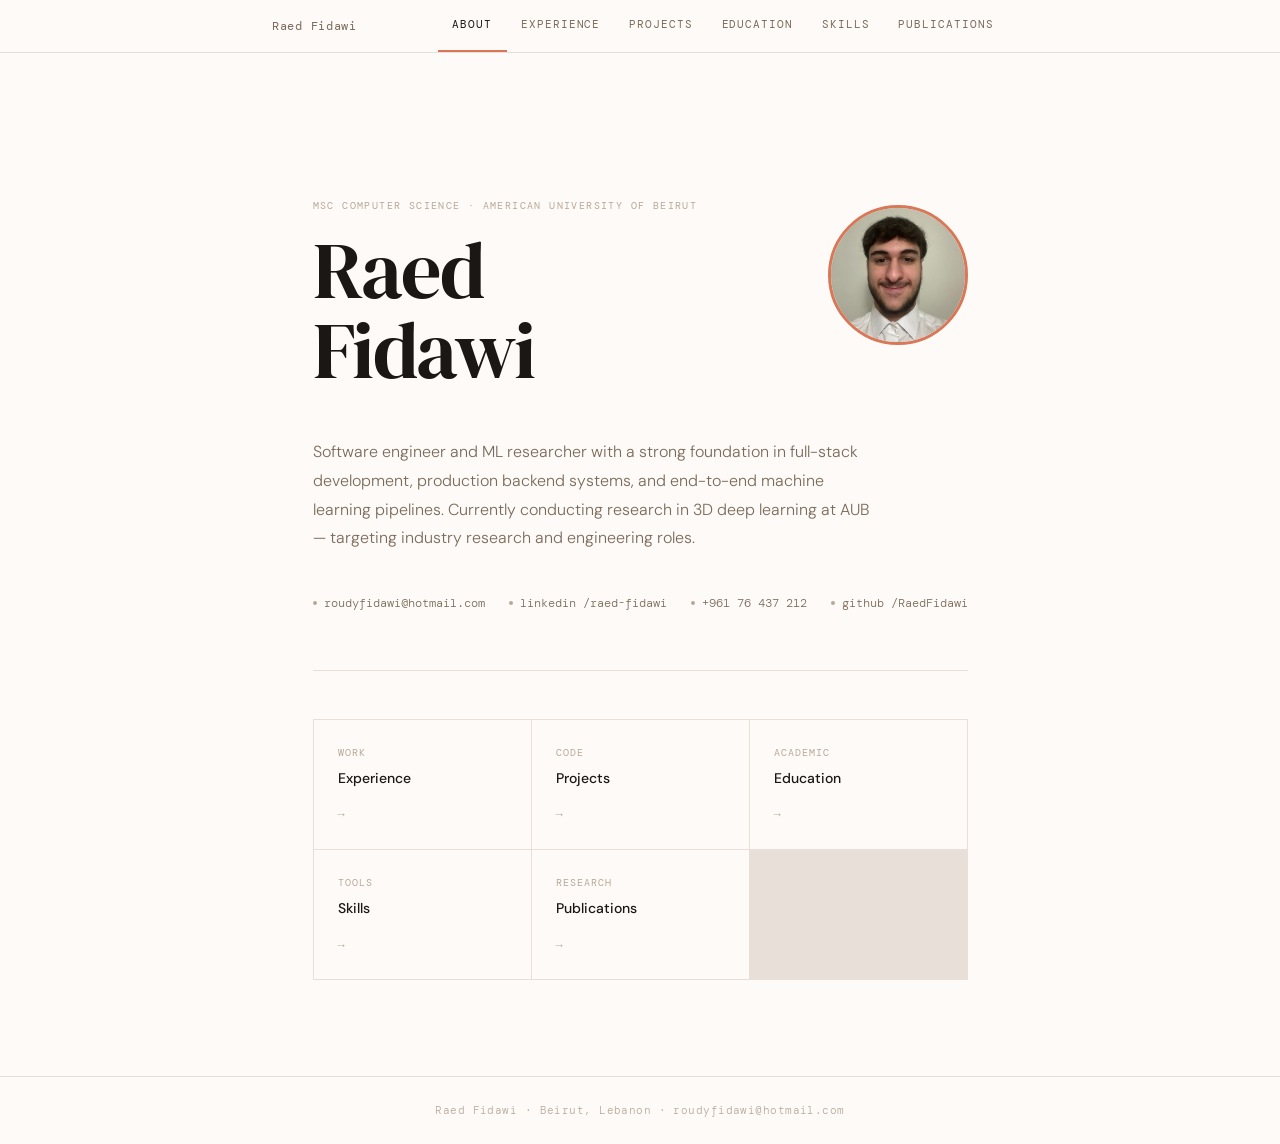
<file: index.html>
<!DOCTYPE html>
<html lang="en">
<head>
  <meta charset="UTF-8" />
  <meta name="viewport" content="width=device-width, initial-scale=1.0" />
  <title>Raed Fidawi</title>
  <link rel="stylesheet" href="style.css" />
  <style>
    .hero {
      padding: 5rem 0 3.5rem;
      border-bottom: 1px solid var(--border);
      margin-bottom: 3rem;
    }

    .hero-top {
      display: flex;
      align-items: flex-start;
      justify-content: space-between;
      gap: 2rem;
      margin-bottom: 1.5rem;
    }

    .hero-text { flex: 1; }

    .hero-photo {
      width: 140px;
      height: 140px;
      border-radius: 50%;
      object-fit: cover;
      object-position: center top;
      border: 3px solid var(--tan);
      flex-shrink: 0;
      margin-top: 0.5rem;
      background: var(--border);
      color: transparent;
      font-size: 0;
    }

    .hero-label {
      font-family: var(--mono);
      font-size: 10px;
      font-weight: 400;
      letter-spacing: 0.14em;
      text-transform: uppercase;
      color: var(--faint);
      margin-bottom: 1rem;
    }

    h1 {
      font-family: var(--serif);
      font-size: clamp(48px, 9vw, 80px);
      font-weight: 400;
      line-height: 1.0;
      letter-spacing: -1.5px;
      margin-bottom: 1.5rem;
    }

    .hero-summary {
      font-size: 16px;
      font-weight: 300;
      color: var(--muted);
      max-width: 560px;
      line-height: 1.8;
      margin-bottom: 2.5rem;
    }

    .contact-row {
      display: flex;
      flex-wrap: wrap;
      gap: 1.5rem;
    }

    .contact-row a {
      font-family: var(--mono);
      font-size: 12px;
      font-weight: 300;
      color: var(--muted);
      text-decoration: none;
      display: flex;
      align-items: center;
      gap: 7px;
      transition: color 0.15s;
    }
    .contact-row a:hover { color: var(--text); }
    .contact-row a::before {
      content: '';
      width: 4px;
      height: 4px;
      border-radius: 50%;
      background: var(--faint);
      flex-shrink: 0;
    }

    /* Quick nav cards */
    .quick-nav {
      display: grid;
      grid-template-columns: repeat(auto-fill, minmax(200px, 1fr));
      gap: 1px;
      background: var(--border);
      border: 1px solid var(--border);
    }

    .quick-card {
      background: var(--bg);
      padding: 1.5rem;
      text-decoration: none;
      display: flex;
      flex-direction: column;
      gap: 6px;
      transition: background 0.15s;
    }
    .quick-card:hover { background: var(--surface); }

    .quick-card-label {
      font-family: var(--mono);
      font-size: 10px;
      font-weight: 400;
      letter-spacing: 0.1em;
      text-transform: uppercase;
      color: var(--faint);
    }

    .quick-card-title {
      font-size: 14px;
      font-weight: 500;
      color: var(--text);
    }

    .quick-card-arrow {
      font-family: var(--mono);
      font-size: 12px;
      color: var(--faint);
      margin-top: auto;
      padding-top: 0.5rem;
    }
  </style>
</head>
<body>
  <nav>
    <div class="nav-inner">
      <a href="index.html" class="nav-logo">Raed Fidawi</a>
      <ul class="nav-links">
        <li><a href="index.html" class="active">About</a></li>
        <li><a href="pages/experience.html">Experience</a></li>
        <li><a href="pages/projects.html">Projects</a></li>
        <li><a href="pages/education.html">Education</a></li>
        <li><a href="pages/skills.html">Skills</a></li>
        <li><a href="pages/publications.html">Publications</a></li>
      </ul>
    </div>
  </nav>

  <main class="page">
    <div class="hero">
      <div class="hero-top fade-in">
        <div class="hero-text">
          <p class="hero-label">MSc Computer Science · American University of Beirut</p>
          <h1>Raed<br>Fidawi</h1>
        </div>
        <img src="images/photo.jpg" alt="" class="hero-photo" />
      </div>
      <p class="hero-summary fade-in">
        Software engineer and ML researcher with a strong foundation in full-stack development, production backend systems, and end-to-end machine learning pipelines. Currently conducting research in 3D deep learning at AUB — targeting industry research and engineering roles.
      </p>
      <div class="contact-row fade-in">
        <a href="mailto:roudyfidawi@hotmail.com">roudyfidawi@hotmail.com</a>
        <a href="https://linkedin.com/in/raed-fidawi-a16964274" target="_blank" rel="noopener">linkedin /raed-fidawi</a>
        <a href="tel:+96176437212">+961 76 437 212</a>
        <a href="https://github.com/RaedFidawi" target="_blank" rel="noopener">github /RaedFidawi</a>
      </div>
    </div>

    <div class="quick-nav fade-in">
      <a href="pages/experience.html" class="quick-card">
        <span class="quick-card-label">Work</span>
        <span class="quick-card-title">Experience</span>
        <span class="quick-card-arrow">→</span>
      </a>
      <a href="pages/projects.html" class="quick-card">
        <span class="quick-card-label">Code</span>
        <span class="quick-card-title">Projects</span>
        <span class="quick-card-arrow">→</span>
      </a>
      <a href="pages/education.html" class="quick-card">
        <span class="quick-card-label">Academic</span>
        <span class="quick-card-title">Education</span>
        <span class="quick-card-arrow">→</span>
      </a>
      <a href="pages/skills.html" class="quick-card">
        <span class="quick-card-label">Tools</span>
        <span class="quick-card-title">Skills</span>
        <span class="quick-card-arrow">→</span>
      </a>
      <a href="pages/publications.html" class="quick-card">
        <span class="quick-card-label">Research</span>
        <span class="quick-card-title">Publications</span>
        <span class="quick-card-arrow">→</span>
      </a>
    </div>
  </main>

  <footer>
    <p>Raed Fidawi · Beirut, Lebanon · roudyfidawi@hotmail.com</p>
  </footer>
</body>
</html>
</file>
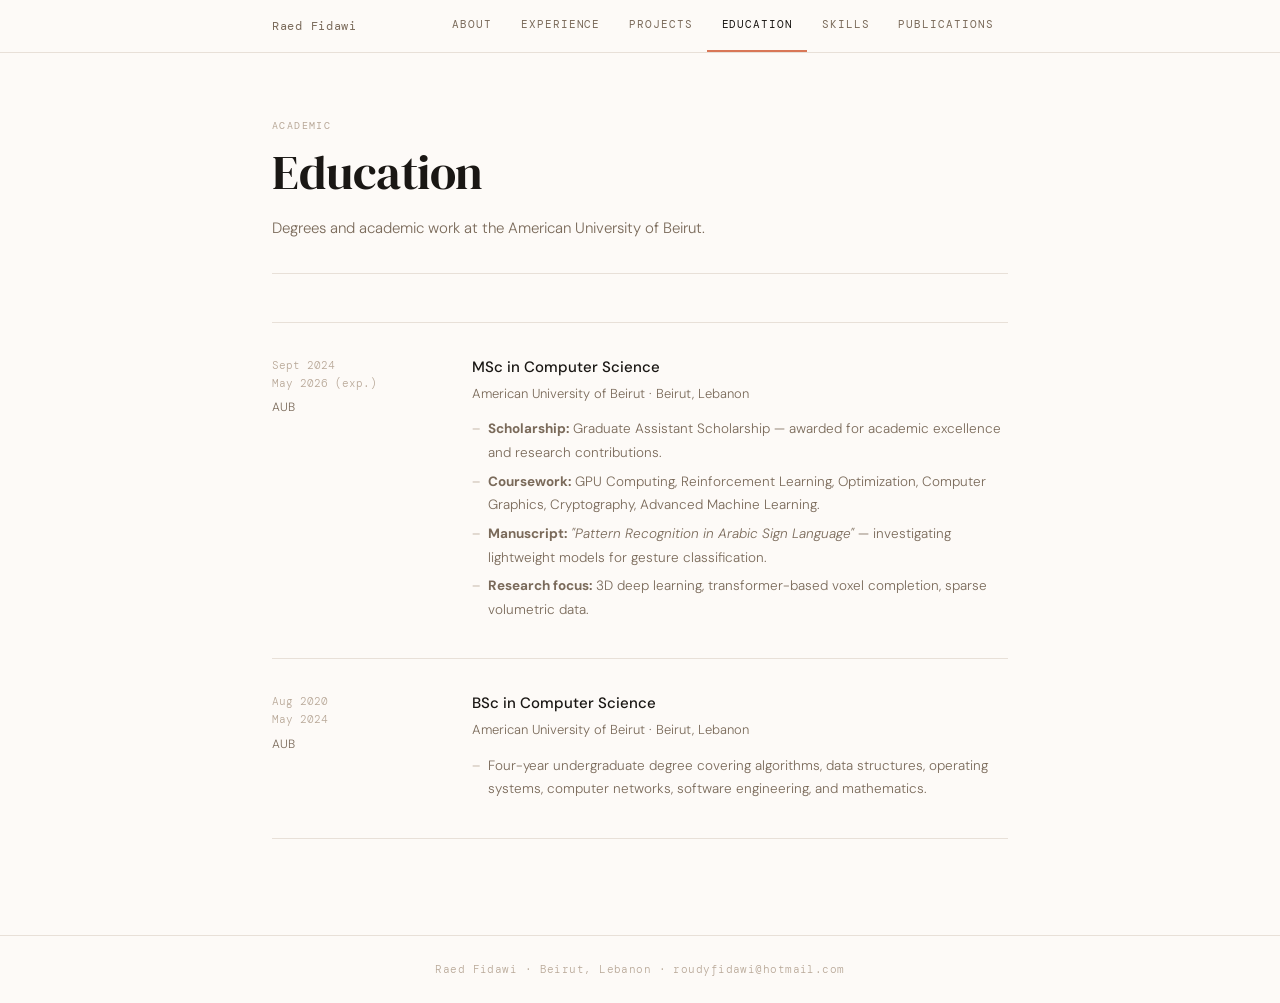
<file: pages/education.html>
<!DOCTYPE html>
<html lang="en">
<head>
  <meta charset="UTF-8" />
  <meta name="viewport" content="width=device-width, initial-scale=1.0" />
  <title>Education · Raed Fidawi</title>
  <link rel="stylesheet" href="../style.css" />
</head>
<body>
  <nav>
    <div class="nav-inner">
      <a href="../index.html" class="nav-logo">Raed Fidawi</a>
      <ul class="nav-links">
        <li><a href="../index.html">About</a></li>
        <li><a href="experience.html">Experience</a></li>
        <li><a href="projects.html">Projects</a></li>
        <li><a href="education.html" class="active">Education</a></li>
        <li><a href="skills.html">Skills</a></li>
        <li><a href="publications.html">Publications</a></li>
      </ul>
    </div>
  </nav>

  <main class="page">
    <div class="page-header fade-in">
      <p class="page-eyebrow">Academic</p>
      <h1 class="page-title">Education</h1>
      <p class="page-desc">Degrees and academic work at the American University of Beirut.</p>
    </div>

    <!-- MSc -->
    <div class="entry fade-in">
      <div class="entry-meta">
        <div class="entry-date">Sept 2024<br>May 2026 (exp.)</div>
        <div class="entry-org">AUB</div>
      </div>
      <div>
        <div class="entry-title">MSc in Computer Science</div>
        <div class="entry-subtitle">American University of Beirut · Beirut, Lebanon</div>
        <div class="entry-body">
          <ul>
            <li><strong>Scholarship:</strong> Graduate Assistant Scholarship — awarded for academic excellence and research contributions.</li>
            <li><strong>Coursework:</strong> GPU Computing, Reinforcement Learning, Optimization, Computer Graphics, Cryptography, Advanced Machine Learning.</li>
            <li><strong>Manuscript:</strong> <em>"Pattern Recognition in Arabic Sign Language"</em> — investigating lightweight models for gesture classification.</li>
            <li><strong>Research focus:</strong> 3D deep learning, transformer-based voxel completion, sparse volumetric data.</li>
          </ul>
        </div>
      </div>
    </div>

    <!-- BSc -->
    <div class="entry fade-in">
      <div class="entry-meta">
        <div class="entry-date">Aug 2020<br>May 2024</div>
        <div class="entry-org">AUB</div>
      </div>
      <div>
        <div class="entry-title">BSc in Computer Science</div>
        <div class="entry-subtitle">American University of Beirut · Beirut, Lebanon</div>
        <div class="entry-body">
          <ul>
            <li>Four-year undergraduate degree covering algorithms, data structures, operating systems, computer networks, software engineering, and mathematics.</li>
          </ul>
        </div>
      </div>
    </div>

  </main>

  <footer>
    <p>Raed Fidawi · Beirut, Lebanon · roudyfidawi@hotmail.com</p>
  </footer>
</body>
</html>
</file>
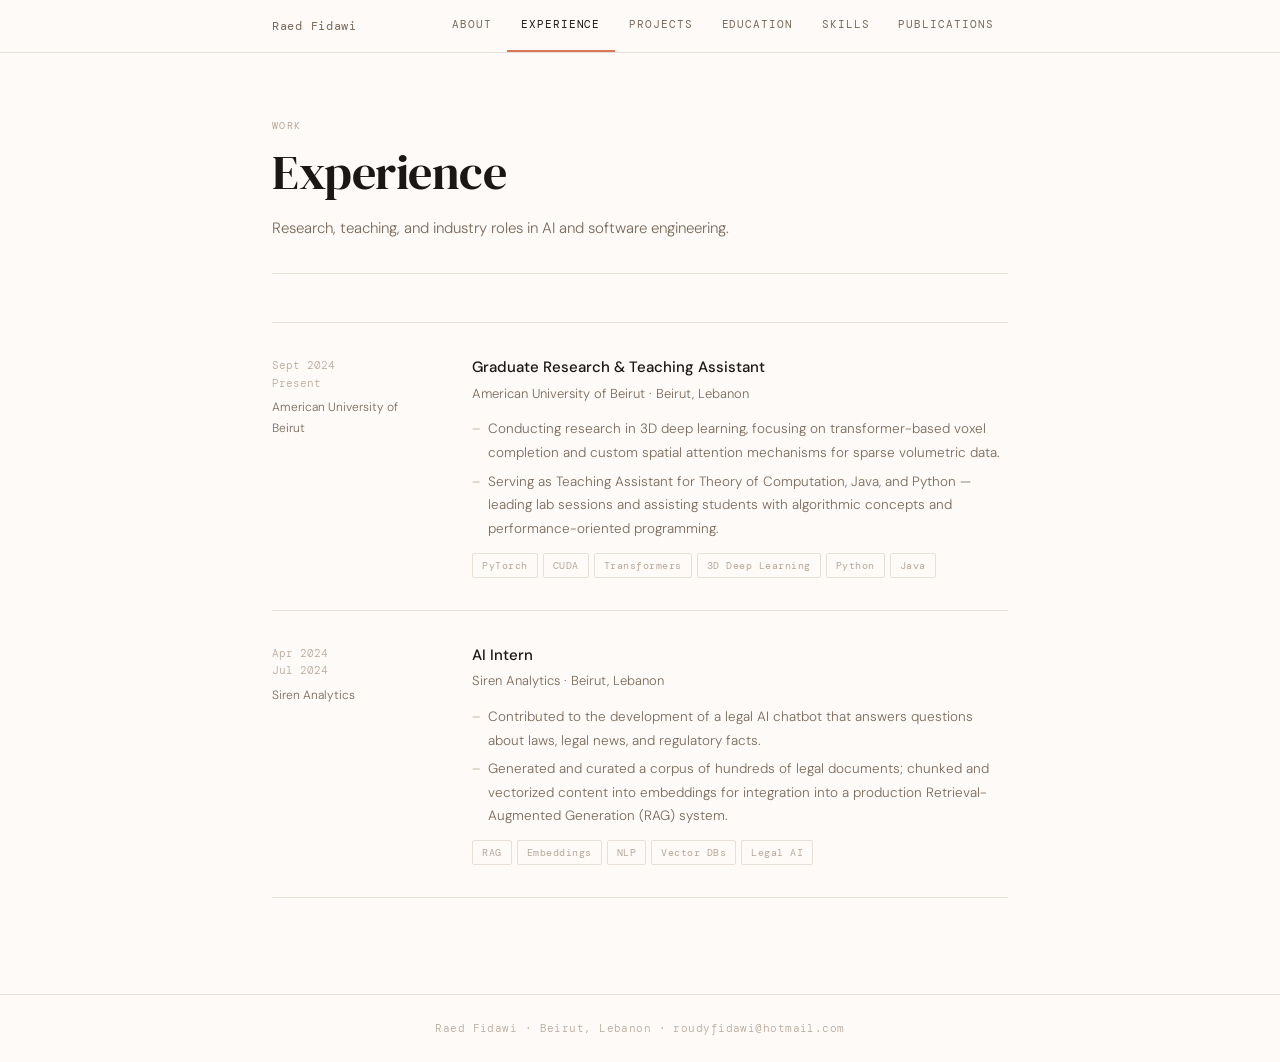
<file: pages/experience.html>
<!DOCTYPE html>
<html lang="en">
<head>
  <meta charset="UTF-8" />
  <meta name="viewport" content="width=device-width, initial-scale=1.0" />
  <title>Experience · Raed Fidawi</title>
  <link rel="stylesheet" href="../style.css" />
</head>
<body>
  <nav>
    <div class="nav-inner">
      <a href="../index.html" class="nav-logo">Raed Fidawi</a>
      <ul class="nav-links">
        <li><a href="../index.html">About</a></li>
        <li><a href="experience.html" class="active">Experience</a></li>
        <li><a href="projects.html">Projects</a></li>
        <li><a href="education.html">Education</a></li>
        <li><a href="skills.html">Skills</a></li>
        <li><a href="publications.html">Publications</a></li>
      </ul>
    </div>
  </nav>

  <main class="page">
    <div class="page-header fade-in">
      <p class="page-eyebrow">Work</p>
      <h1 class="page-title">Experience</h1>
      <p class="page-desc">Research, teaching, and industry roles in AI and software engineering.</p>
    </div>

    <!-- Entry 1 -->
    <div class="entry fade-in">
      <div class="entry-meta">
        <div class="entry-date">Sept 2024<br>Present</div>
        <div class="entry-org">American University of Beirut</div>
      </div>
      <div>
        <div class="entry-title">Graduate Research & Teaching Assistant</div>
        <div class="entry-subtitle">American University of Beirut · Beirut, Lebanon</div>
        <div class="entry-body">
          <ul>
            <li>Conducting research in 3D deep learning, focusing on transformer-based voxel completion and custom spatial attention mechanisms for sparse volumetric data.</li>
            <li>Serving as Teaching Assistant for Theory of Computation, Java, and Python — leading lab sessions and assisting students with algorithmic concepts and performance-oriented programming.</li>
          </ul>
        </div>
        <div class="tags">
          <span class="tag">PyTorch</span>
          <span class="tag">CUDA</span>
          <span class="tag">Transformers</span>
          <span class="tag">3D Deep Learning</span>
          <span class="tag">Python</span>
          <span class="tag">Java</span>
        </div>
      </div>
    </div>

    <!-- Entry 2 -->
    <div class="entry fade-in">
      <div class="entry-meta">
        <div class="entry-date">Apr 2024<br>Jul 2024</div>
        <div class="entry-org">Siren Analytics</div>
      </div>
      <div>
        <div class="entry-title">AI Intern</div>
        <div class="entry-subtitle">Siren Analytics · Beirut, Lebanon</div>
        <div class="entry-body">
          <ul>
            <li>Contributed to the development of a legal AI chatbot that answers questions about laws, legal news, and regulatory facts.</li>
            <li>Generated and curated a corpus of hundreds of legal documents; chunked and vectorized content into embeddings for integration into a production Retrieval-Augmented Generation (RAG) system.</li>
          </ul>
        </div>
        <div class="tags">
          <span class="tag">RAG</span>
          <span class="tag">Embeddings</span>
          <span class="tag">NLP</span>
          <span class="tag">Vector DBs</span>
          <span class="tag">Legal AI</span>
        </div>
      </div>
    </div>

  </main>

  <footer>
    <p>Raed Fidawi · Beirut, Lebanon · roudyfidawi@hotmail.com</p>
  </footer>
</body>
</html>
</file>
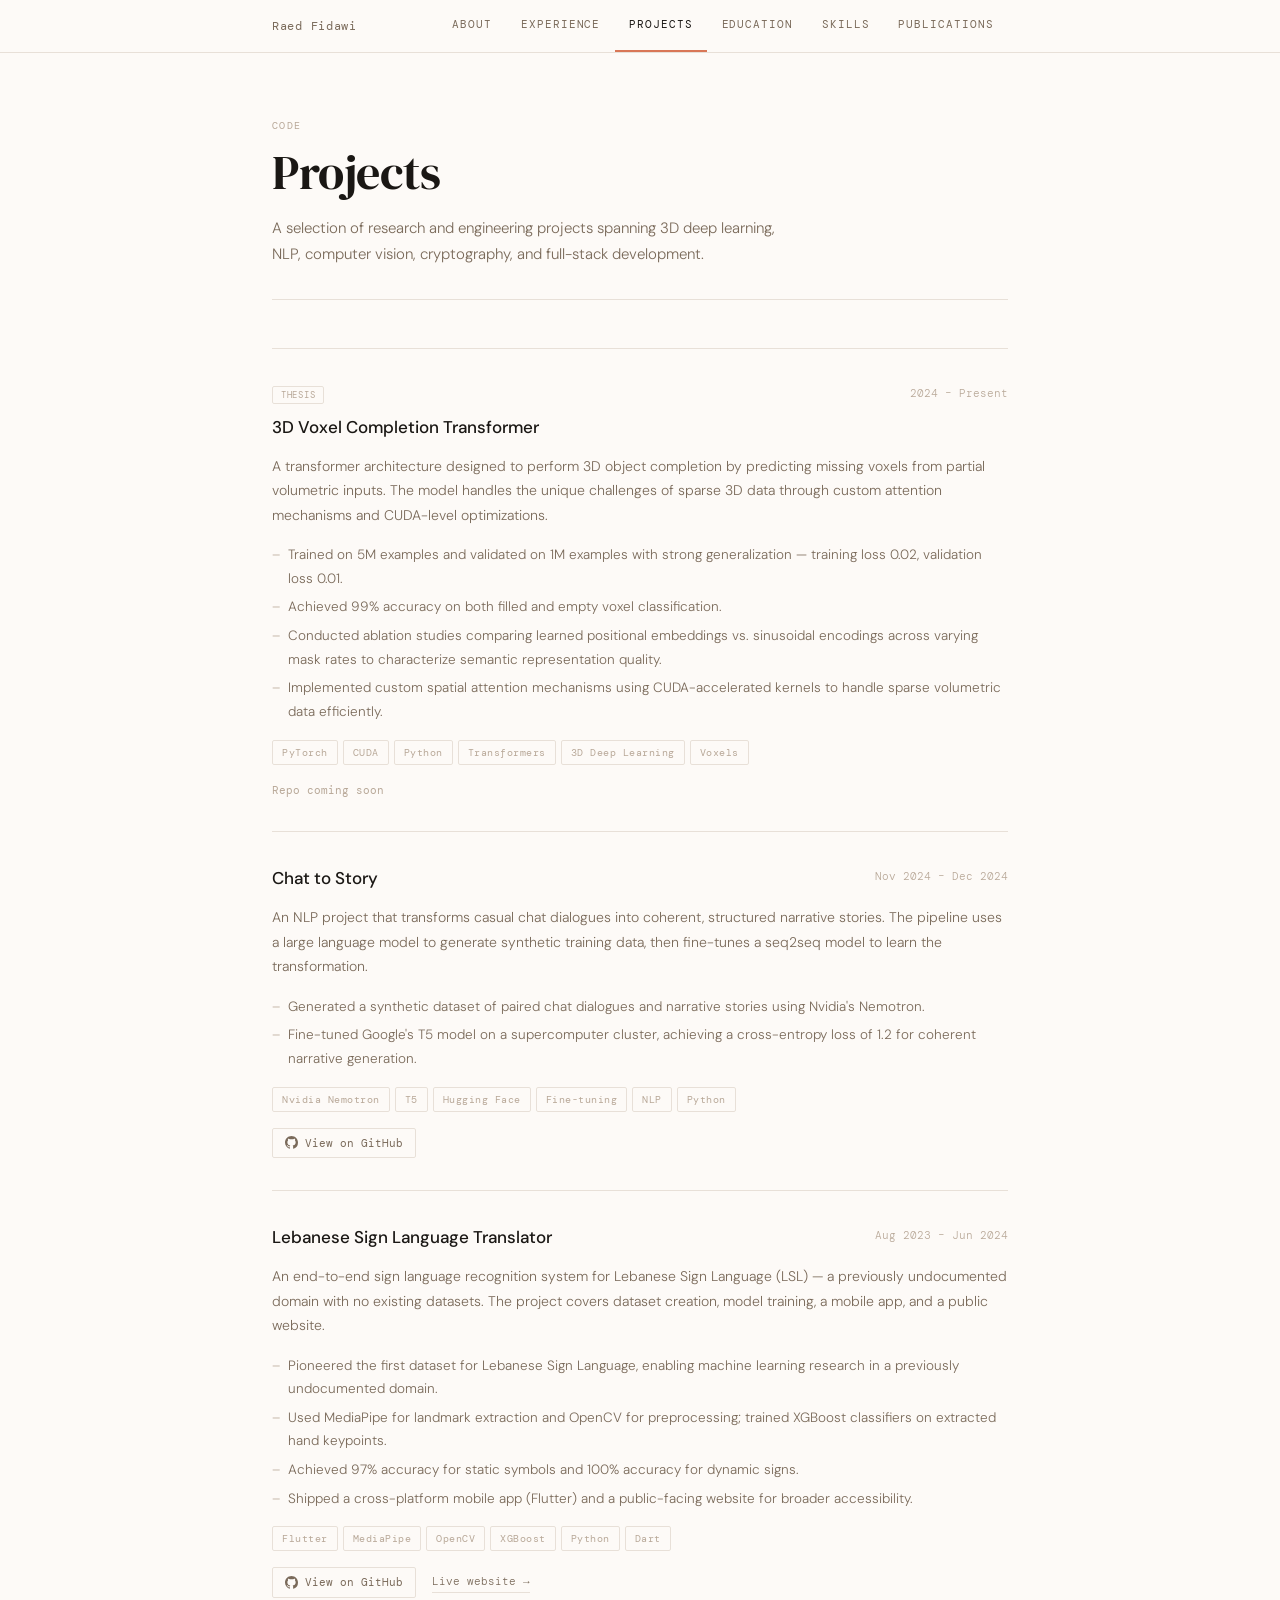
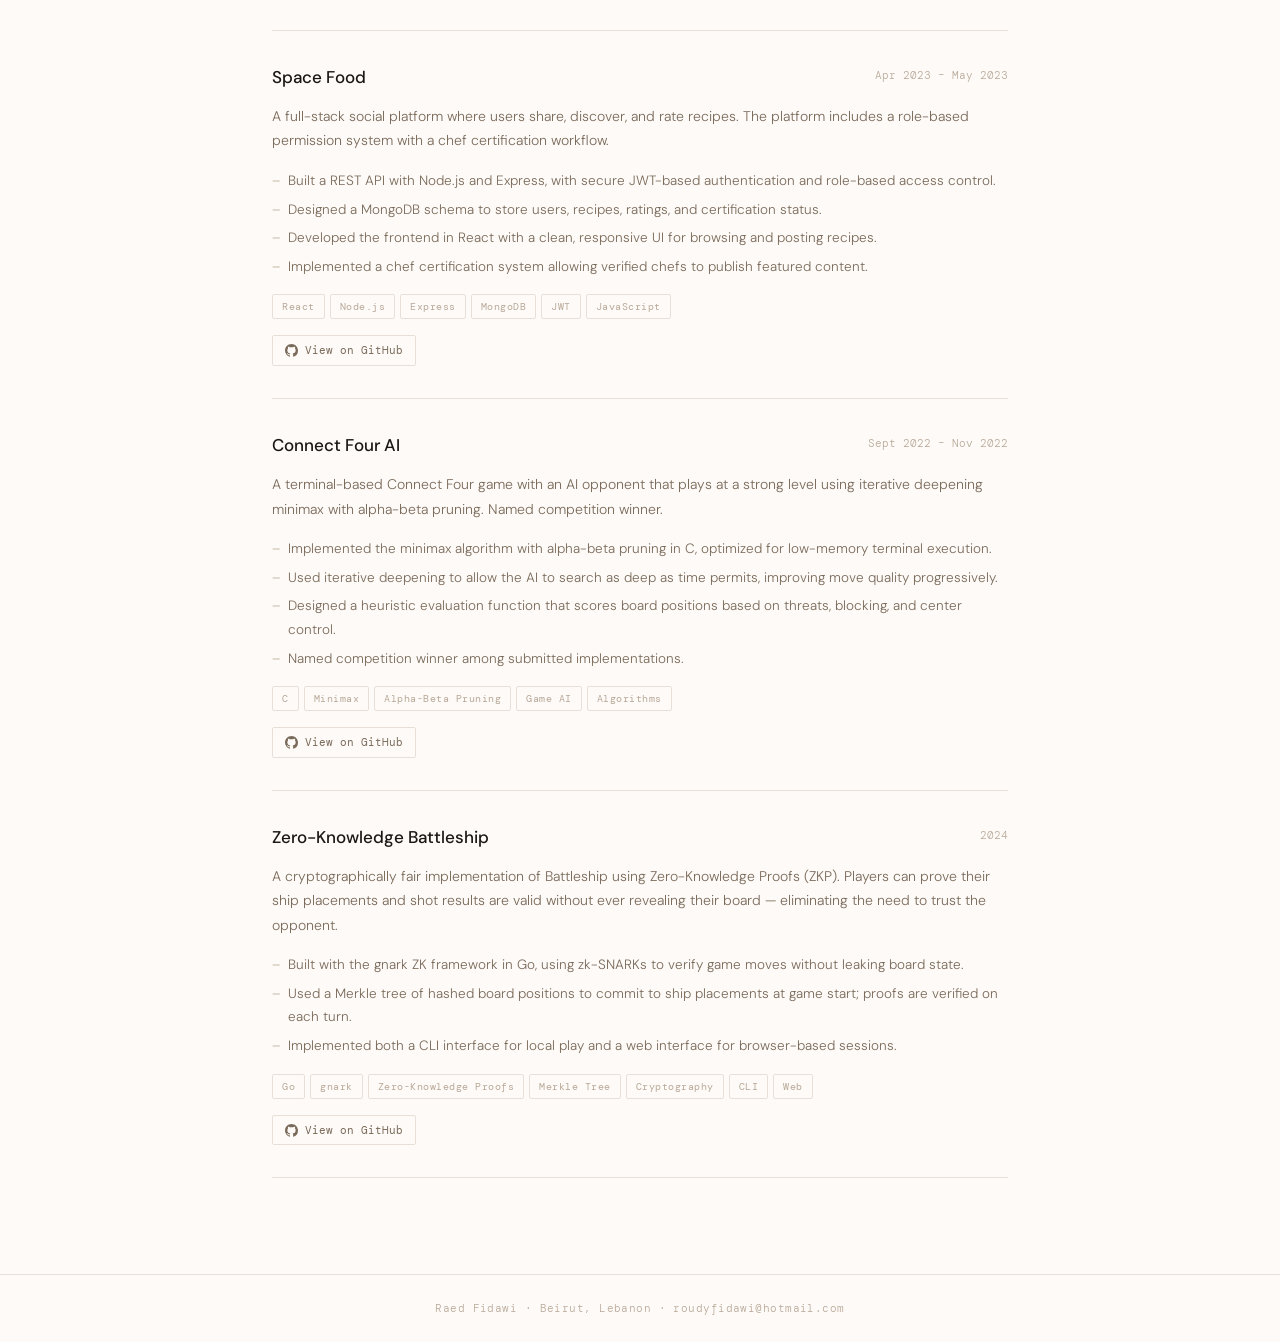
<file: pages/projects.html>
<!DOCTYPE html>
<html lang="en">
<head>
  <meta charset="UTF-8" />
  <meta name="viewport" content="width=device-width, initial-scale=1.0" />
  <title>Projects · Raed Fidawi</title>
  <link rel="stylesheet" href="../style.css" />
  <style>
    .project-card {
      padding: 2rem 0;
      border-top: 1px solid var(--border);
    }
    .project-card:last-child { border-bottom: 1px solid var(--border); }

    .project-header {
      display: flex;
      justify-content: space-between;
      align-items: flex-start;
      gap: 1rem;
      flex-wrap: wrap;
      margin-bottom: 0.75rem;
    }

    .project-title {
      font-size: 17px;
      font-weight: 500;
      color: var(--text);
    }

    .project-period {
      font-family: var(--mono);
      font-size: 11px;
      font-weight: 300;
      color: var(--faint);
      white-space: nowrap;
      padding-top: 3px;
    }

    .project-desc {
      font-size: 14px;
      font-weight: 300;
      color: var(--muted);
      line-height: 1.75;
      margin-bottom: 1rem;
    }

    .project-bullets {
      list-style: none;
      padding: 0;
      margin-bottom: 1rem;
    }

    .project-bullets li {
      font-size: 13.5px;
      font-weight: 300;
      color: var(--muted);
      line-height: 1.75;
      padding-left: 1.2em;
      position: relative;
      margin-bottom: 5px;
    }

    .project-bullets li::before {
      content: '–';
      position: absolute;
      left: 0;
      color: var(--faint);
    }

    .project-footer {
      display: flex;
      align-items: center;
      flex-wrap: wrap;
      gap: 1rem;
      margin-top: 1rem;
    }

    .gh-link {
      display: inline-flex;
      align-items: center;
      gap: 7px;
      font-family: var(--mono);
      font-size: 11px;
      font-weight: 400;
      color: var(--muted);
      text-decoration: none;
      border: 1px solid var(--border);
      padding: 5px 12px;
      border-radius: 2px;
      transition: color 0.15s, border-color 0.15s, background 0.15s;
    }
    .gh-link:hover {
      color: var(--text);
      border-color: var(--text);
      background: var(--surface);
    }

    .gh-link svg {
      width: 13px;
      height: 13px;
      fill: currentColor;
      flex-shrink: 0;
    }

    .site-link {
      font-family: var(--mono);
      font-size: 11px;
      font-weight: 300;
      color: var(--muted);
      text-decoration: none;
      border-bottom: 1px solid var(--border);
      padding-bottom: 1px;
      transition: color 0.15s, border-color 0.15s;
    }
    .site-link:hover { color: var(--text); border-color: var(--text); }

    .badge-thesis {
      font-family: var(--mono);
      font-size: 9px;
      font-weight: 400;
      letter-spacing: 0.08em;
      text-transform: uppercase;
      padding: 2px 8px;
      border-radius: 2px;
      border: 1px solid var(--border);
      color: var(--faint);
    }
  </style>
</head>
<body>
  <nav>
    <div class="nav-inner">
      <a href="../index.html" class="nav-logo">Raed Fidawi</a>
      <ul class="nav-links">
        <li><a href="../index.html">About</a></li>
        <li><a href="experience.html">Experience</a></li>
        <li><a href="projects.html" class="active">Projects</a></li>
        <li><a href="education.html">Education</a></li>
        <li><a href="skills.html">Skills</a></li>
        <li><a href="publications.html">Publications</a></li>
      </ul>
    </div>
  </nav>

  <main class="page">
    <div class="page-header fade-in">
      <p class="page-eyebrow">Code</p>
      <h1 class="page-title">Projects</h1>
      <p class="page-desc">A selection of research and engineering projects spanning 3D deep learning, NLP, computer vision, cryptography, and full-stack development.</p>
    </div>

    <!-- Project 1 -->
    <div class="project-card fade-in">
      <div class="project-header">
        <div>
          <span class="badge-thesis">Thesis</span>
          <div class="project-title" style="margin-top: 6px;">3D Voxel Completion Transformer</div>
        </div>
        <span class="project-period">2024 – Present</span>
      </div>
      <p class="project-desc">
        A transformer architecture designed to perform 3D object completion by predicting missing voxels from partial volumetric inputs. The model handles the unique challenges of sparse 3D data through custom attention mechanisms and CUDA-level optimizations.
      </p>
      <ul class="project-bullets">
        <li>Trained on 5M examples and validated on 1M examples with strong generalization — training loss 0.02, validation loss 0.01.</li>
        <li>Achieved 99% accuracy on both filled and empty voxel classification.</li>
        <li>Conducted ablation studies comparing learned positional embeddings vs. sinusoidal encodings across varying mask rates to characterize semantic representation quality.</li>
        <li>Implemented custom spatial attention mechanisms using CUDA-accelerated kernels to handle sparse volumetric data efficiently.</li>
      </ul>
      <div class="tags">
        <span class="tag">PyTorch</span>
        <span class="tag">CUDA</span>
        <span class="tag">Python</span>
        <span class="tag">Transformers</span>
        <span class="tag">3D Deep Learning</span>
        <span class="tag">Voxels</span>
      </div>
      <div class="project-footer">
        <span style="font-family: var(--mono); font-size: 11px; color: var(--faint);">Repo coming soon</span>
      </div>
    </div>

    <!-- Project 2 -->
    <div class="project-card fade-in">
      <div class="project-header">
        <div class="project-title">Chat to Story</div>
        <span class="project-period">Nov 2024 – Dec 2024</span>
      </div>
      <p class="project-desc">
        An NLP project that transforms casual chat dialogues into coherent, structured narrative stories. The pipeline uses a large language model to generate synthetic training data, then fine-tunes a seq2seq model to learn the transformation.
      </p>
      <ul class="project-bullets">
        <li>Generated a synthetic dataset of paired chat dialogues and narrative stories using Nvidia's Nemotron.</li>
        <li>Fine-tuned Google's T5 model on a supercomputer cluster, achieving a cross-entropy loss of 1.2 for coherent narrative generation.</li>
      </ul>
      <div class="tags">
        <span class="tag">Nvidia Nemotron</span>
        <span class="tag">T5</span>
        <span class="tag">Hugging Face</span>
        <span class="tag">Fine-tuning</span>
        <span class="tag">NLP</span>
        <span class="tag">Python</span>
      </div>
      <div class="project-footer">
        <a href="https://github.com/RaedFidawi/ChatToStory" target="_blank" rel="noopener" class="gh-link">
          <svg viewBox="0 0 24 24"><path d="M12 0C5.37 0 0 5.37 0 12c0 5.31 3.435 9.795 8.205 11.385.6.105.825-.255.825-.57 0-.285-.015-1.23-.015-2.235-3.015.555-3.795-.735-4.035-1.41-.135-.345-.72-1.41-1.23-1.695-.42-.225-1.02-.78-.015-.795.945-.015 1.62.87 1.845 1.23 1.08 1.815 2.805 1.305 3.495.99.105-.78.42-1.305.765-1.605-2.67-.3-5.46-1.335-5.46-5.925 0-1.305.465-2.385 1.23-3.225-.12-.3-.54-1.53.12-3.18 0 0 1.005-.315 3.3 1.23.96-.27 1.98-.405 3-.405s2.04.135 3 .405c2.295-1.56 3.3-1.23 3.3-1.23.66 1.65.24 2.88.12 3.18.765.84 1.23 1.905 1.23 3.225 0 4.605-2.805 5.625-5.475 5.925.435.375.81 1.095.81 2.22 0 1.605-.015 2.895-.015 3.3 0 .315.225.69.825.57A12.02 12.02 0 0 0 24 12c0-6.63-5.37-12-12-12z"/></svg>
          View on GitHub
        </a>
      </div>
    </div>

    <!-- Project 3 -->
    <div class="project-card fade-in">
      <div class="project-header">
        <div class="project-title">Lebanese Sign Language Translator</div>
        <span class="project-period">Aug 2023 – Jun 2024</span>
      </div>
      <p class="project-desc">
        An end-to-end sign language recognition system for Lebanese Sign Language (LSL) — a previously undocumented domain with no existing datasets. The project covers dataset creation, model training, a mobile app, and a public website.
      </p>
      <ul class="project-bullets">
        <li>Pioneered the first dataset for Lebanese Sign Language, enabling machine learning research in a previously undocumented domain.</li>
        <li>Used MediaPipe for landmark extraction and OpenCV for preprocessing; trained XGBoost classifiers on extracted hand keypoints.</li>
        <li>Achieved 97% accuracy for static symbols and 100% accuracy for dynamic signs.</li>
        <li>Shipped a cross-platform mobile app (Flutter) and a public-facing website for broader accessibility.</li>
      </ul>
      <div class="tags">
        <span class="tag">Flutter</span>
        <span class="tag">MediaPipe</span>
        <span class="tag">OpenCV</span>
        <span class="tag">XGBoost</span>
        <span class="tag">Python</span>
        <span class="tag">Dart</span>
      </div>
      <div class="project-footer">
        <a href="https://github.com/zeinshehab/Labeeb" target="_blank" rel="noopener" class="gh-link">
          <svg viewBox="0 0 24 24"><path d="M12 0C5.37 0 0 5.37 0 12c0 5.31 3.435 9.795 8.205 11.385.6.105.825-.255.825-.57 0-.285-.015-1.23-.015-2.235-3.015.555-3.795-.735-4.035-1.41-.135-.345-.72-1.41-1.23-1.695-.42-.225-1.02-.78-.015-.795.945-.015 1.62.87 1.845 1.23 1.08 1.815 2.805 1.305 3.495.99.105-.78.42-1.305.765-1.605-2.67-.3-5.46-1.335-5.46-5.925 0-1.305.465-2.385 1.23-3.225-.12-.3-.54-1.53.12-3.18 0 0 1.005-.315 3.3 1.23.96-.27 1.98-.405 3-.405s2.04.135 3 .405c2.295-1.56 3.3-1.23 3.3-1.23.66 1.65.24 2.88.12 3.18.765.84 1.23 1.905 1.23 3.225 0 4.605-2.805 5.625-5.475 5.925.435.375.81 1.095.81 2.22 0 1.605-.015 2.895-.015 3.3 0 .315.225.69.825.57A12.02 12.02 0 0 0 24 12c0-6.63-5.37-12-12-12z"/></svg>
          View on GitHub
        </a>
        <a href="https://zeinshehab.github.io/Labeeb/" target="_blank" rel="noopener" class="site-link">Live website →</a>
      </div>
    </div>

    <!-- Project 4 -->
    <div class="project-card fade-in">
      <div class="project-header">
        <div class="project-title">Space Food</div>
        <span class="project-period">Apr 2023 – May 2023</span>
      </div>
      <p class="project-desc">
        A full-stack social platform where users share, discover, and rate recipes. The platform includes a role-based permission system with a chef certification workflow.
      </p>
      <ul class="project-bullets">
        <li>Built a REST API with Node.js and Express, with secure JWT-based authentication and role-based access control.</li>
        <li>Designed a MongoDB schema to store users, recipes, ratings, and certification status.</li>
        <li>Developed the frontend in React with a clean, responsive UI for browsing and posting recipes.</li>
        <li>Implemented a chef certification system allowing verified chefs to publish featured content.</li>
      </ul>
      <div class="tags">
        <span class="tag">React</span>
        <span class="tag">Node.js</span>
        <span class="tag">Express</span>
        <span class="tag">MongoDB</span>
        <span class="tag">JWT</span>
        <span class="tag">JavaScript</span>
      </div>
      <div class="project-footer">
        <a href="https://github.com/zeinshehab/SpaceFood" target="_blank" rel="noopener" class="gh-link">
          <svg viewBox="0 0 24 24"><path d="M12 0C5.37 0 0 5.37 0 12c0 5.31 3.435 9.795 8.205 11.385.6.105.825-.255.825-.57 0-.285-.015-1.23-.015-2.235-3.015.555-3.795-.735-4.035-1.41-.135-.345-.72-1.41-1.23-1.695-.42-.225-1.02-.78-.015-.795.945-.015 1.62.87 1.845 1.23 1.08 1.815 2.805 1.305 3.495.99.105-.78.42-1.305.765-1.605-2.67-.3-5.46-1.335-5.46-5.925 0-1.305.465-2.385 1.23-3.225-.12-.3-.54-1.53.12-3.18 0 0 1.005-.315 3.3 1.23.96-.27 1.98-.405 3-.405s2.04.135 3 .405c2.295-1.56 3.3-1.23 3.3-1.23.66 1.65.24 2.88.12 3.18.765.84 1.23 1.905 1.23 3.225 0 4.605-2.805 5.625-5.475 5.925.435.375.81 1.095.81 2.22 0 1.605-.015 2.895-.015 3.3 0 .315.225.69.825.57A12.02 12.02 0 0 0 24 12c0-6.63-5.37-12-12-12z"/></svg>
          View on GitHub
        </a>
      </div>
    </div>

    <!-- Project 5 -->
    <div class="project-card fade-in">
      <div class="project-header">
        <div class="project-title">Connect Four AI</div>
        <span class="project-period">Sept 2022 – Nov 2022</span>
      </div>
      <p class="project-desc">
        A terminal-based Connect Four game with an AI opponent that plays at a strong level using iterative deepening minimax with alpha-beta pruning. Named competition winner.
      </p>
      <ul class="project-bullets">
        <li>Implemented the minimax algorithm with alpha-beta pruning in C, optimized for low-memory terminal execution.</li>
        <li>Used iterative deepening to allow the AI to search as deep as time permits, improving move quality progressively.</li>
        <li>Designed a heuristic evaluation function that scores board positions based on threats, blocking, and center control.</li>
        <li>Named competition winner among submitted implementations.</li>
      </ul>
      <div class="tags">
        <span class="tag">C</span>
        <span class="tag">Minimax</span>
        <span class="tag">Alpha-Beta Pruning</span>
        <span class="tag">Game AI</span>
        <span class="tag">Algorithms</span>
      </div>
      <div class="project-footer">
        <a href="https://github.com/zeinshehab/Connect-Four" target="_blank" rel="noopener" class="gh-link">
          <svg viewBox="0 0 24 24"><path d="M12 0C5.37 0 0 5.37 0 12c0 5.31 3.435 9.795 8.205 11.385.6.105.825-.255.825-.57 0-.285-.015-1.23-.015-2.235-3.015.555-3.795-.735-4.035-1.41-.135-.345-.72-1.41-1.23-1.695-.42-.225-1.02-.78-.015-.795.945-.015 1.62.87 1.845 1.23 1.08 1.815 2.805 1.305 3.495.99.105-.78.42-1.305.765-1.605-2.67-.3-5.46-1.335-5.46-5.925 0-1.305.465-2.385 1.23-3.225-.12-.3-.54-1.53.12-3.18 0 0 1.005-.315 3.3 1.23.96-.27 1.98-.405 3-.405s2.04.135 3 .405c2.295-1.56 3.3-1.23 3.3-1.23.66 1.65.24 2.88.12 3.18.765.84 1.23 1.905 1.23 3.225 0 4.605-2.805 5.625-5.475 5.925.435.375.81 1.095.81 2.22 0 1.605-.015 2.895-.015 3.3 0 .315.225.69.825.57A12.02 12.02 0 0 0 24 12c0-6.63-5.37-12-12-12z"/></svg>
          View on GitHub
        </a>
      </div>
    </div>

    <!-- Project 6 -->
    <div class="project-card fade-in">
      <div class="project-header">
        <div class="project-title">Zero-Knowledge Battleship</div>
        <span class="project-period">2024</span>
      </div>
      <p class="project-desc">
        A cryptographically fair implementation of Battleship using Zero-Knowledge Proofs (ZKP). Players can prove their ship placements and shot results are valid without ever revealing their board — eliminating the need to trust the opponent.
      </p>
      <ul class="project-bullets">
        <li>Built with the gnark ZK framework in Go, using zk-SNARKs to verify game moves without leaking board state.</li>
        <li>Used a Merkle tree of hashed board positions to commit to ship placements at game start; proofs are verified on each turn.</li>
        <li>Implemented both a CLI interface for local play and a web interface for browser-based sessions.</li>
      </ul>
      <div class="tags">
        <span class="tag">Go</span>
        <span class="tag">gnark</span>
        <span class="tag">Zero-Knowledge Proofs</span>
        <span class="tag">Merkle Tree</span>
        <span class="tag">Cryptography</span>
        <span class="tag">CLI</span>
        <span class="tag">Web</span>
      </div>
      <div class="project-footer">
        <a href="https://github.com/zeinshehab/battleship-zk" target="_blank" rel="noopener" class="gh-link">
          <svg viewBox="0 0 24 24"><path d="M12 0C5.37 0 0 5.37 0 12c0 5.31 3.435 9.795 8.205 11.385.6.105.825-.255.825-.57 0-.285-.015-1.23-.015-2.235-3.015.555-3.795-.735-4.035-1.41-.135-.345-.72-1.41-1.23-1.695-.42-.225-1.02-.78-.015-.795.945-.015 1.62.87 1.845 1.23 1.08 1.815 2.805 1.305 3.495.99.105-.78.42-1.305.765-1.605-2.67-.3-5.46-1.335-5.46-5.925 0-1.305.465-2.385 1.23-3.225-.12-.3-.54-1.53.12-3.18 0 0 1.005-.315 3.3 1.23.96-.27 1.98-.405 3-.405s2.04.135 3 .405c2.295-1.56 3.3-1.23 3.3-1.23.66 1.65.24 2.88.12 3.18.765.84 1.23 1.905 1.23 3.225 0 4.605-2.805 5.625-5.475 5.925.435.375.81 1.095.81 2.22 0 1.605-.015 2.895-.015 3.3 0 .315.225.69.825.57A12.02 12.02 0 0 0 24 12c0-6.63-5.37-12-12-12z"/></svg>
          View on GitHub
        </a>
      </div>
    </div>

  </main>

  <footer>
    <p>Raed Fidawi · Beirut, Lebanon · roudyfidawi@hotmail.com</p>
  </footer>
</body>
</html>
</file>
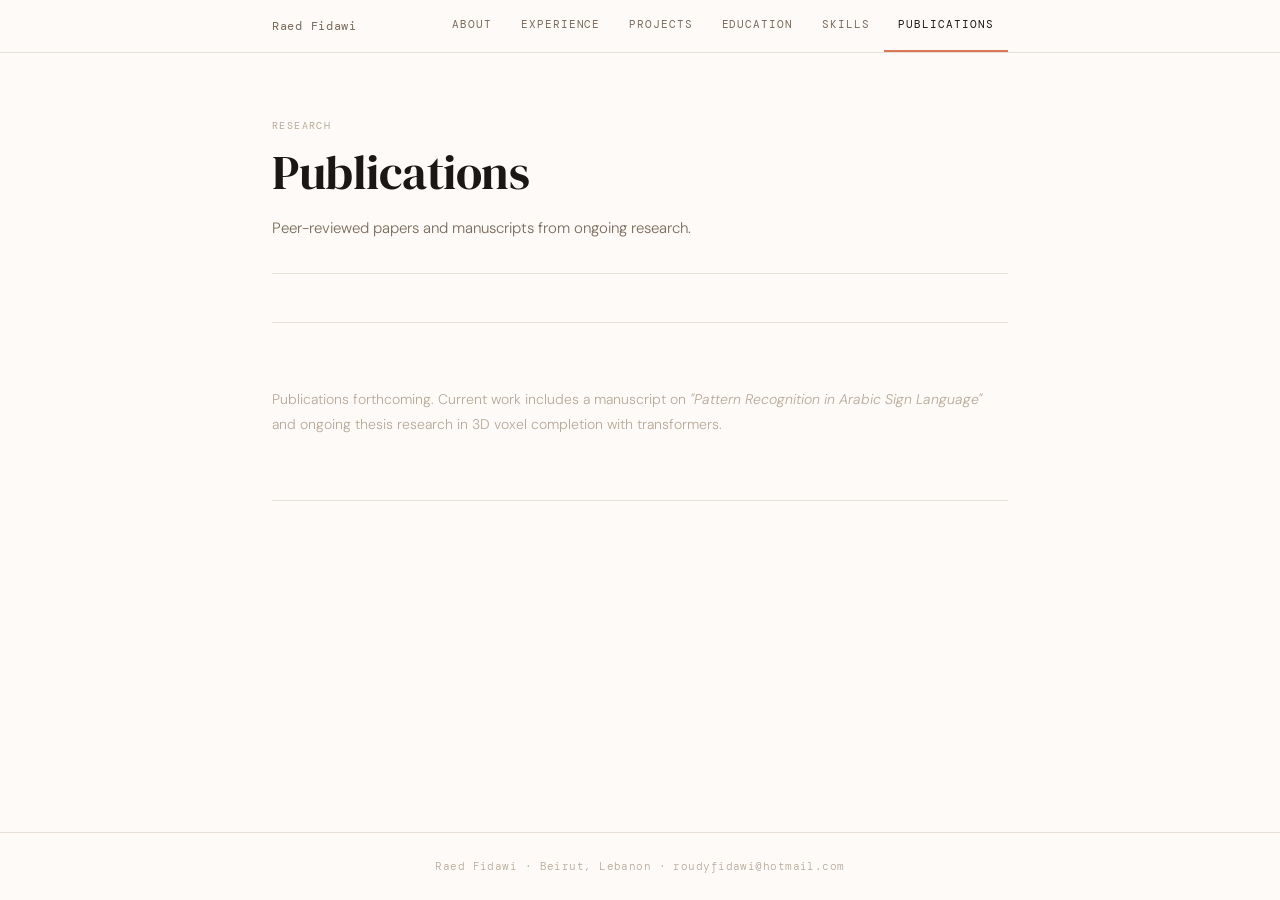
<file: pages/publications.html>
<!DOCTYPE html>
<html lang="en">
<head>
  <meta charset="UTF-8" />
  <meta name="viewport" content="width=device-width, initial-scale=1.0" />
  <title>Publications · Raed Fidawi</title>
  <link rel="stylesheet" href="../style.css" />
  <style>
    .empty-state {
      padding: 4rem 0;
      border-top: 1px solid var(--border);
      border-bottom: 1px solid var(--border);
    }

    .empty-state p {
      font-size: 14px;
      font-weight: 300;
      color: var(--faint);
      line-height: 1.75;
    }

    /* Template for future publications — hidden for now */
    .pub-entry {
      padding: 2rem 0;
      border-top: 1px solid var(--border);
    }
    .pub-entry:last-child { border-bottom: 1px solid var(--border); }

    .pub-title {
      font-size: 15px;
      font-weight: 500;
      color: var(--text);
      margin-bottom: 4px;
    }

    .pub-authors {
      font-size: 13px;
      font-weight: 300;
      color: var(--muted);
      margin-bottom: 4px;
    }

    .pub-venue {
      font-family: var(--mono);
      font-size: 11px;
      font-weight: 300;
      color: var(--faint);
      margin-bottom: 0.75rem;
    }

    .pub-abstract {
      font-size: 13.5px;
      font-weight: 300;
      color: var(--muted);
      line-height: 1.75;
      margin-bottom: 1rem;
    }

    .pub-links {
      display: flex;
      gap: 1rem;
    }
  </style>
</head>
<body>
  <nav>
    <div class="nav-inner">
      <a href="../index.html" class="nav-logo">Raed Fidawi</a>
      <ul class="nav-links">
        <li><a href="../index.html">About</a></li>
        <li><a href="experience.html">Experience</a></li>
        <li><a href="projects.html">Projects</a></li>
        <li><a href="education.html">Education</a></li>
        <li><a href="skills.html">Skills</a></li>
        <li><a href="publications.html" class="active">Publications</a></li>
      </ul>
    </div>
  </nav>

  <main class="page">
    <div class="page-header fade-in">
      <p class="page-eyebrow">Research</p>
      <h1 class="page-title">Publications</h1>
      <p class="page-desc">Peer-reviewed papers and manuscripts from ongoing research.</p>
    </div>

    <!-- Work in progress notice -->
    <div class="empty-state fade-in">
      <p>Publications forthcoming. Current work includes a manuscript on <em>"Pattern Recognition in Arabic Sign Language"</em> and ongoing thesis research in 3D voxel completion with transformers.</p>
    </div>

    <!--
      ── TEMPLATE: copy and paste this block when you have a publication to add ──

    <div class="pub-entry">
      <div class="pub-title">Your Paper Title Here</div>
      <div class="pub-authors">Raed Fidawi, Co-Author Name, Advisor Name</div>
      <div class="pub-venue">Conference / Journal Name · Year</div>
      <p class="pub-abstract">
        A short abstract or summary of what the paper is about. 2-3 sentences is enough.
      </p>
      <div class="pub-links">
        <a href="PAPER_PDF_LINK" target="_blank" rel="noopener" class="text-link">PDF →</a>
        <a href="ARXIV_LINK" target="_blank" rel="noopener" class="text-link">arXiv →</a>
        <a href="GITHUB_LINK" target="_blank" rel="noopener" class="text-link">Code →</a>
      </div>
    </div>

    -->

  </main>

  <footer>
    <p>Raed Fidawi · Beirut, Lebanon · roudyfidawi@hotmail.com</p>
  </footer>
</body>
</html>
</file>
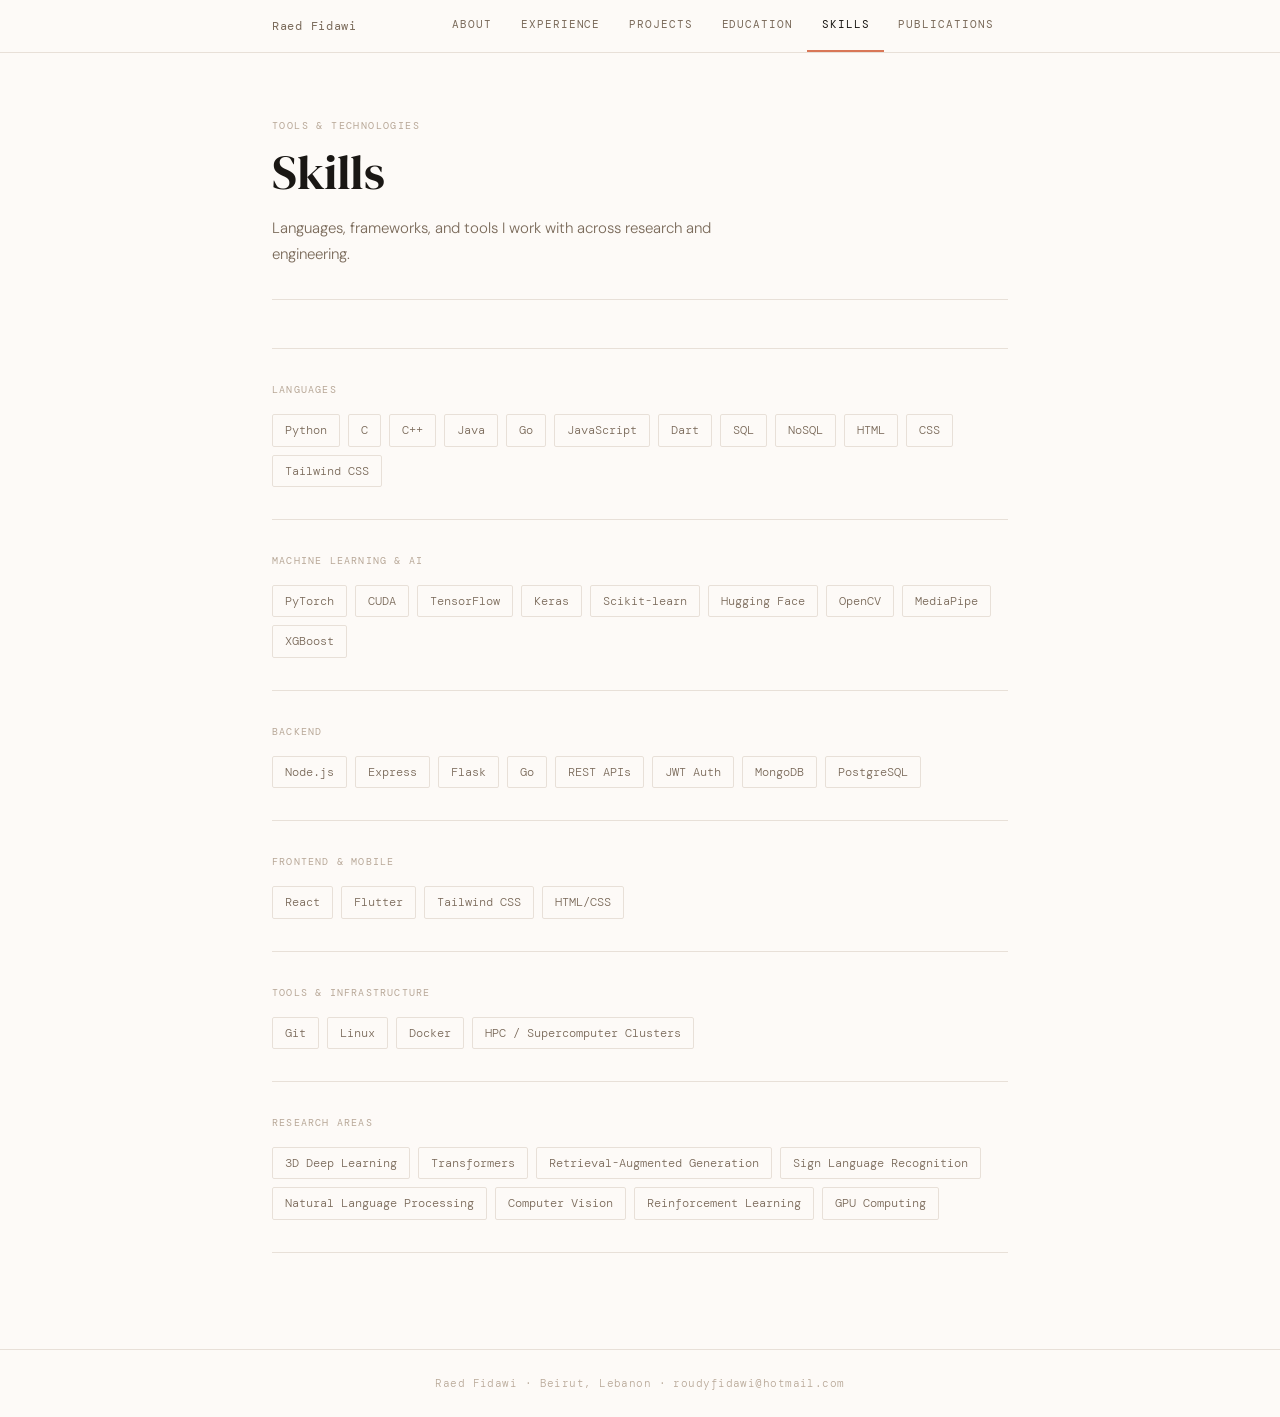
<file: pages/skills.html>
<!DOCTYPE html>
<html lang="en">
<head>
  <meta charset="UTF-8" />
  <meta name="viewport" content="width=device-width, initial-scale=1.0" />
  <title>Skills · Raed Fidawi</title>
  <link rel="stylesheet" href="../style.css" />
  <style>
    .skill-section {
      border-top: 1px solid var(--border);
      padding: 2rem 0;
    }
    .skill-section:last-child { border-bottom: 1px solid var(--border); }

    .skill-section-label {
      font-family: var(--mono);
      font-size: 10px;
      font-weight: 400;
      letter-spacing: 0.12em;
      text-transform: uppercase;
      color: var(--faint);
      margin-bottom: 1rem;
    }

    .skill-items {
      display: flex;
      flex-wrap: wrap;
      gap: 8px;
    }

    .skill-pill {
      font-family: var(--mono);
      font-size: 12px;
      font-weight: 300;
      color: var(--muted);
      padding: 5px 12px;
      border: 1px solid var(--border);
      border-radius: 2px;
      background: var(--bg);
      transition: color 0.15s, border-color 0.15s;
    }
    .skill-pill:hover {
      color: var(--text);
      border-color: var(--muted);
    }
  </style>
</head>
<body>
  <nav>
    <div class="nav-inner">
      <a href="../index.html" class="nav-logo">Raed Fidawi</a>
      <ul class="nav-links">
        <li><a href="../index.html">About</a></li>
        <li><a href="experience.html">Experience</a></li>
        <li><a href="projects.html">Projects</a></li>
        <li><a href="education.html">Education</a></li>
        <li><a href="skills.html" class="active">Skills</a></li>
        <li><a href="publications.html">Publications</a></li>
      </ul>
    </div>
  </nav>

  <main class="page">
    <div class="page-header fade-in">
      <p class="page-eyebrow">Tools & Technologies</p>
      <h1 class="page-title">Skills</h1>
      <p class="page-desc">Languages, frameworks, and tools I work with across research and engineering.</p>
    </div>

    <div class="skill-section fade-in">
      <div class="skill-section-label">Languages</div>
      <div class="skill-items">
        <span class="skill-pill">Python</span>
        <span class="skill-pill">C</span>
        <span class="skill-pill">C++</span>
        <span class="skill-pill">Java</span>
        <span class="skill-pill">Go</span>
        <span class="skill-pill">JavaScript</span>
        <span class="skill-pill">Dart</span>
        <span class="skill-pill">SQL</span>
        <span class="skill-pill">NoSQL</span>
        <span class="skill-pill">HTML</span>
        <span class="skill-pill">CSS</span>
        <span class="skill-pill">Tailwind CSS</span>
      </div>
    </div>

    <div class="skill-section fade-in">
      <div class="skill-section-label">Machine Learning & AI</div>
      <div class="skill-items">
        <span class="skill-pill">PyTorch</span>
        <span class="skill-pill">CUDA</span>
        <span class="skill-pill">TensorFlow</span>
        <span class="skill-pill">Keras</span>
        <span class="skill-pill">Scikit-learn</span>
        <span class="skill-pill">Hugging Face</span>
        <span class="skill-pill">OpenCV</span>
        <span class="skill-pill">MediaPipe</span>
        <span class="skill-pill">XGBoost</span>
      </div>
    </div>

    <div class="skill-section fade-in">
      <div class="skill-section-label">Backend</div>
      <div class="skill-items">
        <span class="skill-pill">Node.js</span>
        <span class="skill-pill">Express</span>
        <span class="skill-pill">Flask</span>
        <span class="skill-pill">Go</span>
        <span class="skill-pill">REST APIs</span>
        <span class="skill-pill">JWT Auth</span>
        <span class="skill-pill">MongoDB</span>
        <span class="skill-pill">PostgreSQL</span>
      </div>
    </div>

    <div class="skill-section fade-in">
      <div class="skill-section-label">Frontend & Mobile</div>
      <div class="skill-items">
        <span class="skill-pill">React</span>
        <span class="skill-pill">Flutter</span>
        <span class="skill-pill">Tailwind CSS</span>
        <span class="skill-pill">HTML/CSS</span>
      </div>
    </div>

    <div class="skill-section fade-in">
      <div class="skill-section-label">Tools & Infrastructure</div>
      <div class="skill-items">
        <span class="skill-pill">Git</span>
        <span class="skill-pill">Linux</span>
        <span class="skill-pill">Docker</span>
        <span class="skill-pill">HPC / Supercomputer Clusters</span>
      </div>
    </div>

    <div class="skill-section fade-in">
      <div class="skill-section-label">Research Areas</div>
      <div class="skill-items">
        <span class="skill-pill">3D Deep Learning</span>
        <span class="skill-pill">Transformers</span>
        <span class="skill-pill">Retrieval-Augmented Generation</span>
        <span class="skill-pill">Sign Language Recognition</span>
        <span class="skill-pill">Natural Language Processing</span>
        <span class="skill-pill">Computer Vision</span>
        <span class="skill-pill">Reinforcement Learning</span>
        <span class="skill-pill">GPU Computing</span>
      </div>
    </div>

  </main>

  <footer>
    <p>Raed Fidawi · Beirut, Lebanon · roudyfidawi@hotmail.com</p>
  </footer>
</body>
</html>
</file>
<file: style.css>
@import url('https://fonts.googleapis.com/css2?family=DM+Serif+Display&family=DM+Mono:wght@300;400&family=DM+Sans:ital,wght@0,300;0,400;0,500;1,300&display=swap');

*, *::before, *::after { box-sizing: border-box; margin: 0; padding: 0; }

:root {
  --serif: 'DM Serif Display', Georgia, serif;
  --mono: 'DM Mono', 'Courier New', monospace;
  --sans: 'DM Sans', sans-serif;
  --bg: #FDFAF7;
  --surface: #FFFFFF;
  --text: #1a1714;
  --muted: #7a6a5a;
  --faint: #b8a898;
  --border: #E8E0D8;
  --tan: #d97757;
}

html { scroll-behavior: smooth; }

body {
  font-family: var(--sans);
  background: var(--bg);
  color: var(--text);
  font-size: 15px;
  line-height: 1.7;
  -webkit-font-smoothing: antialiased;
  min-height: 100vh;
  display: flex;
  flex-direction: column;
}

/* ── Navigation ── */
nav {
  position: sticky;
  top: 0;
  z-index: 100;
  background: var(--bg);
  border-bottom: 1px solid var(--border);
}

.nav-inner {
  max-width: 800px;
  margin: 0 auto;
  padding: 0 2rem;
  display: flex;
  justify-content: space-between;
  align-items: center;
  height: 52px;
}

.nav-logo {
  font-family: var(--mono);
  font-size: 12px;
  font-weight: 400;
  letter-spacing: 0.06em;
  color: var(--muted);
  text-decoration: none;
  transition: color 0.15s;
}
.nav-logo:hover { color: var(--text); }

.nav-links {
  display: flex;
  gap: 0;
  list-style: none;
}

.nav-links a {
  font-family: var(--mono);
  font-size: 10.5px;
  font-weight: 400;
  letter-spacing: 0.09em;
  text-transform: uppercase;
  color: var(--muted);
  text-decoration: none;
  padding: 0 0.9rem;
  height: 52px;
  display: flex;
  align-items: center;
  border-bottom: 2px solid transparent;
  transition: color 0.15s, border-color 0.15s;
}

.nav-links a:hover { color: var(--text); }
.nav-links a.active {
  color: var(--text);
  border-bottom-color: var(--tan);
}

/* ── Page wrapper ── */
.page {
  max-width: 800px;
  margin: 0 auto;
  padding: 4rem 2rem 6rem;
  flex: 1;
}

/* ── Page header ── */
.page-header {
  margin-bottom: 3rem;
  padding-bottom: 2rem;
  border-bottom: 1px solid var(--border);
}

.page-eyebrow {
  font-family: var(--mono);
  font-size: 10px;
  font-weight: 400;
  letter-spacing: 0.14em;
  text-transform: uppercase;
  color: var(--faint);
  margin-bottom: 0.75rem;
}

.page-title {
  font-family: var(--serif);
  font-size: clamp(32px, 5vw, 48px);
  font-weight: 400;
  line-height: 1.1;
  letter-spacing: -0.5px;
}

.page-desc {
  margin-top: 1rem;
  font-size: 15px;
  font-weight: 300;
  color: var(--muted);
  max-width: 520px;
  line-height: 1.75;
}

/* ── Entry blocks (shared across exp, edu) ── */
.entry {
  display: grid;
  grid-template-columns: 160px 1fr;
  gap: 0 2.5rem;
  padding: 2rem 0;
  border-top: 1px solid var(--border);
}
.entry:last-child { border-bottom: 1px solid var(--border); }

.entry-meta { padding-top: 2px; }

.entry-date {
  font-family: var(--mono);
  font-size: 11px;
  font-weight: 300;
  color: var(--faint);
  line-height: 1.6;
}

.entry-org {
  font-size: 12px;
  font-weight: 300;
  color: var(--muted);
  margin-top: 5px;
}

.entry-title {
  font-size: 15px;
  font-weight: 500;
  color: var(--text);
  margin-bottom: 2px;
}

.entry-subtitle {
  font-size: 13px;
  font-weight: 300;
  color: var(--muted);
  margin-bottom: 0.8rem;
}

.entry-body {
  font-size: 13.5px;
  font-weight: 300;
  color: var(--muted);
  line-height: 1.75;
}

.entry-body ul { list-style: none; padding: 0; }
.entry-body li { padding-left: 1.2em; position: relative; margin-bottom: 5px; }
.entry-body li::before { content: '–'; position: absolute; left: 0; color: var(--faint); }

/* ── Tags ── */
.tags {
  display: flex;
  flex-wrap: wrap;
  gap: 5px;
  margin-top: 12px;
}

.tag {
  font-family: var(--mono);
  font-size: 10px;
  font-weight: 400;
  letter-spacing: 0.05em;
  padding: 3px 9px;
  border: 1px solid var(--border);
  border-radius: 2px;
  color: var(--faint);
}

/* ── Links ── */
.text-link {
  font-family: var(--mono);
  font-size: 11px;
  font-weight: 400;
  color: var(--muted);
  text-decoration: none;
  border-bottom: 1px solid var(--border);
  padding-bottom: 1px;
  transition: color 0.15s, border-color 0.15s;
}
.text-link:hover { color: var(--text); border-color: var(--text); }

/* ── Footer ── */
footer {
  border-top: 1px solid var(--border);
  padding: 1.5rem 2rem;
  text-align: center;
}
footer p {
  font-family: var(--mono);
  font-size: 11px;
  font-weight: 300;
  color: var(--faint);
  letter-spacing: 0.04em;
}

/* ── Fade-in ── */
.fade-in { opacity: 0; transform: translateY(10px); animation: fadeUp 0.4s ease forwards; }
.fade-in:nth-child(1) { animation-delay: 0.05s; }
.fade-in:nth-child(2) { animation-delay: 0.12s; }
.fade-in:nth-child(3) { animation-delay: 0.19s; }
.fade-in:nth-child(4) { animation-delay: 0.26s; }
.fade-in:nth-child(5) { animation-delay: 0.33s; }
.fade-in:nth-child(6) { animation-delay: 0.40s; }
@keyframes fadeUp { to { opacity: 1; transform: translateY(0); } }

/* ── Responsive ── */
@media (max-width: 600px) {
  .entry { grid-template-columns: 1fr; gap: 0.4rem; }
  .nav-links a { padding: 0 0.5rem; font-size: 9.5px; }
}
</file>
